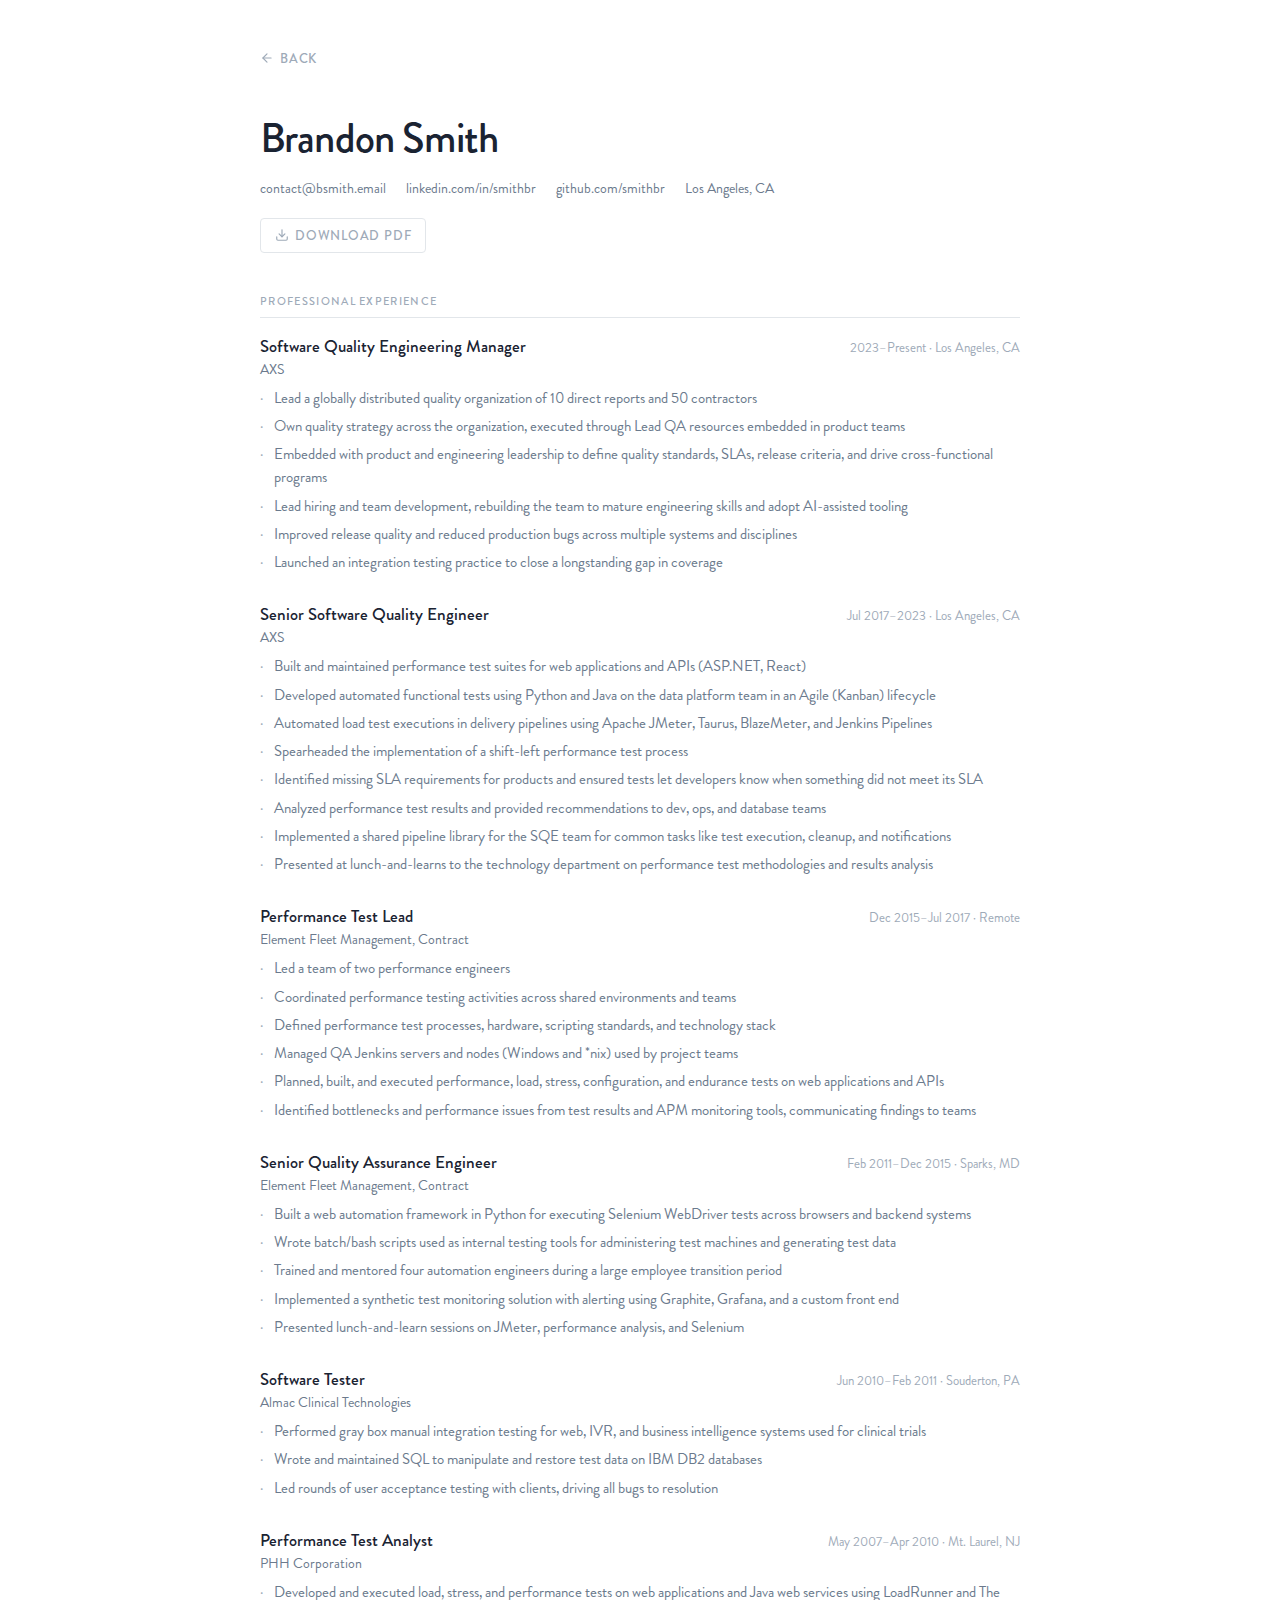
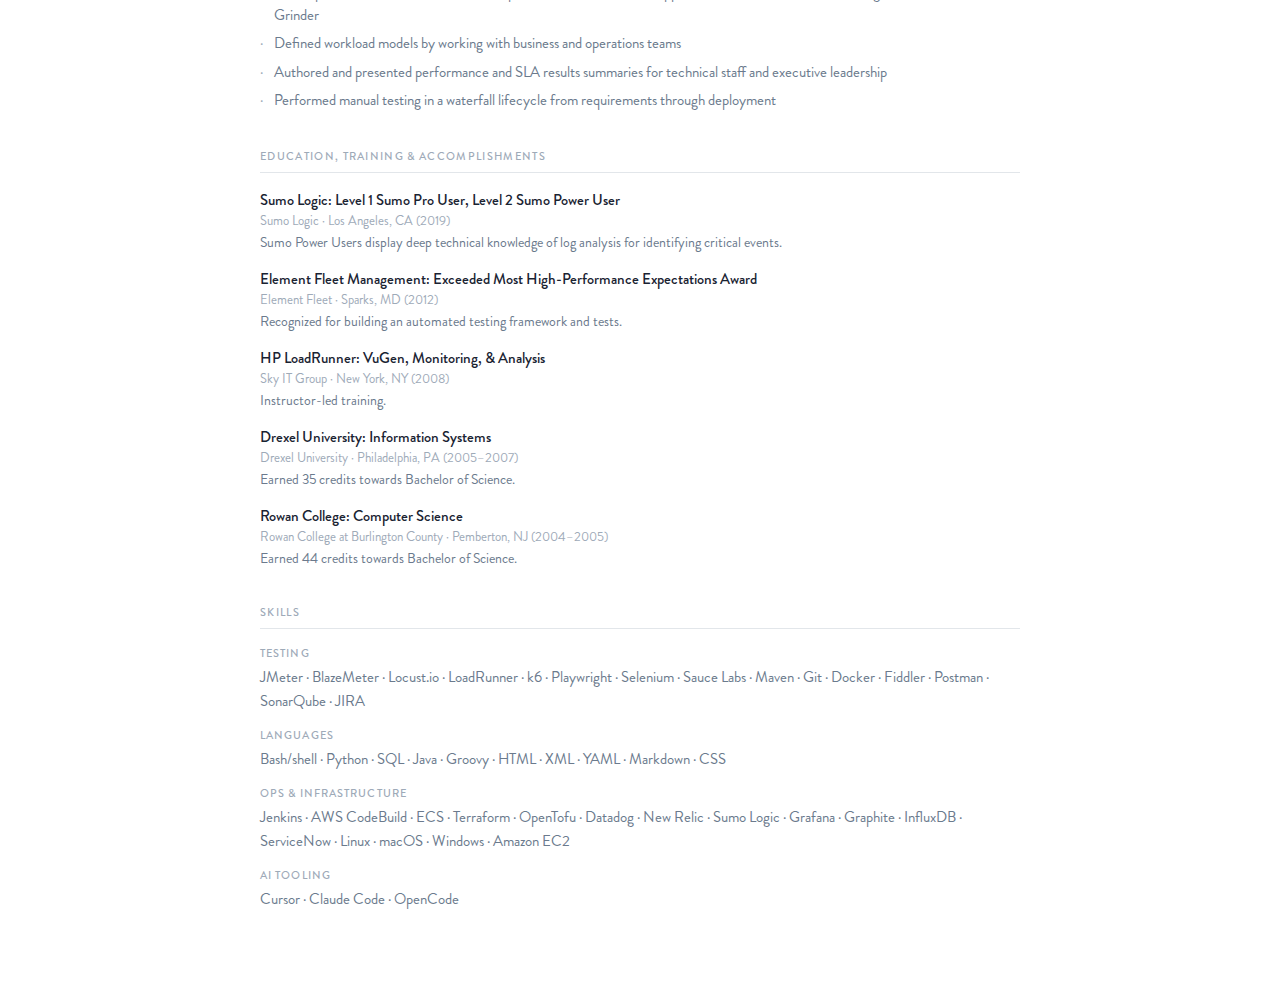
<file: resume/index.html>
<!DOCTYPE html>

<html lang="en">
  <head>
    <meta charset="utf-8">
    <meta name="viewport" content="width=device-width, initial-scale=1.0" />
    <title>Brandon Smith — Resume</title>
    <meta name="description" content="Resume of Brandon Smith, Software Quality Engineering Manager">
    <link rel="stylesheet" href="style.css">
  </head>

  <body>
    <div class="container">

      <a href="/" class="back no-print">
        <svg xmlns="http://www.w3.org/2000/svg" width="14" height="14" viewBox="0 0 24 24" fill="none" stroke="currentColor" stroke-width="2" stroke-linecap="round" stroke-linejoin="round"><path d="m12 19-7-7 7-7"/><path d="M19 12H5"/></svg>
        Back
      </a>

      <header>
        <h1>Brandon Smith</h1>
        <div class="contact">
          <a href="mailto:&#099;&#111;&#110;&#116;&#097;&#099;&#116;&#064;&#098;&#115;&#109;&#105;&#116;&#104;&#046;&#101;&#109;&#097;&#105;&#108;">contact@bsmith.email</a>
          <a href="https://www.linkedin.com/in/smithbr">linkedin.com/in/smithbr</a>
          <a href="https://github.com/smithbr">github.com/smithbr</a>
          <span>Los Angeles, CA</span>
        </div>
        <button class="download-btn no-print" onclick="window.print()">
          <svg xmlns="http://www.w3.org/2000/svg" width="14" height="14" viewBox="0 0 24 24" fill="none" stroke="currentColor" stroke-width="2" stroke-linecap="round" stroke-linejoin="round"><path d="M21 15v4a2 2 0 0 1-2 2H5a2 2 0 0 1-2-2v-4"/><polyline points="7 10 12 15 17 10"/><line x1="12" x2="12" y1="15" y2="3"/></svg>
          Download PDF
        </button>
      </header>

      <section>
        <h2>Professional Experience</h2>

        <div class="job">
          <div class="job-header">
            <div>
              <div class="job-title">Software Quality Engineering Manager</div>
              <div class="job-company">AXS</div>
            </div>
            <div class="job-meta">2023–Present · Los Angeles, CA</div>
          </div>
          <ul>
            <li>Lead a globally distributed quality organization of 10 direct reports and 50 contractors</li>
            <li>Own quality strategy across the organization, executed through Lead QA resources embedded in product teams</li>
            <li>Embedded with product and engineering leadership to define quality standards, SLAs, release criteria, and drive cross-functional programs</li>
            <li>Lead hiring and team development, rebuilding the team to mature engineering skills and adopt AI-assisted tooling</li>
            <li>Improved release quality and reduced production bugs across multiple systems and disciplines</li>
            <li>Launched an integration testing practice to close a longstanding gap in coverage</li>
          </ul>
        </div>

        <div class="job">
          <div class="job-header">
            <div>
              <div class="job-title">Senior Software Quality Engineer</div>
              <div class="job-company">AXS</div>
            </div>
            <div class="job-meta">Jul 2017–2023 · Los Angeles, CA</div>
          </div>
          <ul>
            <li>Built and maintained performance test suites for web applications and APIs (ASP.NET, React)</li>
            <li>Developed automated functional tests using Python and Java on the data platform team in an Agile (Kanban) lifecycle</li>
            <li>Automated load test executions in delivery pipelines using Apache JMeter, Taurus, BlazeMeter, and Jenkins Pipelines</li>
            <li>Spearheaded the implementation of a shift-left performance test process</li>
            <li>Identified missing SLA requirements for products and ensured tests let developers know when something did not meet its SLA</li>
            <li>Analyzed performance test results and provided recommendations to dev, ops, and database teams</li>
            <li>Implemented a shared pipeline library for the SQE team for common tasks like test execution, cleanup, and notifications</li>
            <li>Presented at lunch-and-learns to the technology department on performance test methodologies and results analysis</li>
          </ul>
        </div>

        <div class="job">
          <div class="job-header">
            <div>
              <div class="job-title">Performance Test Lead</div>
              <div class="job-company">Element Fleet Management, Contract</div>
            </div>
            <div class="job-meta">Dec 2015–Jul 2017 · Remote</div>
          </div>
          <ul>
            <li>Led a team of two performance engineers</li>
            <li>Coordinated performance testing activities across shared environments and teams</li>
            <li>Defined performance test processes, hardware, scripting standards, and technology stack</li>
            <li>Managed QA Jenkins servers and nodes (Windows and *nix) used by project teams</li>
            <li>Planned, built, and executed performance, load, stress, configuration, and endurance tests on web applications and APIs</li>
            <li>Identified bottlenecks and performance issues from test results and APM monitoring tools, communicating findings to teams</li>
          </ul>
        </div>

        <div class="job">
          <div class="job-header">
            <div>
              <div class="job-title">Senior Quality Assurance Engineer</div>
              <div class="job-company">Element Fleet Management, Contract</div>
            </div>
            <div class="job-meta">Feb 2011–Dec 2015 · Sparks, MD</div>
          </div>
          <ul>
            <li>Built a web automation framework in Python for executing Selenium WebDriver tests across browsers and backend systems</li>
            <li>Wrote batch/bash scripts used as internal testing tools for administering test machines and generating test data</li>
            <li>Trained and mentored four automation engineers during a large employee transition period</li>
            <li>Implemented a synthetic test monitoring solution with alerting using Graphite, Grafana, and a custom front end</li>
            <li>Presented lunch-and-learn sessions on JMeter, performance analysis, and Selenium</li>
          </ul>
        </div>

        <div class="job">
          <div class="job-header">
            <div>
              <div class="job-title">Software Tester</div>
              <div class="job-company">Almac Clinical Technologies</div>
            </div>
            <div class="job-meta">Jun 2010–Feb 2011 · Souderton, PA</div>
          </div>
          <ul>
            <li>Performed gray box manual integration testing for web, IVR, and business intelligence systems used for clinical trials</li>
            <li>Wrote and maintained SQL to manipulate and restore test data on IBM DB2 databases</li>
            <li>Led rounds of user acceptance testing with clients, driving all bugs to resolution</li>
          </ul>
        </div>

        <div class="job">
          <div class="job-header">
            <div>
              <div class="job-title">Performance Test Analyst</div>
              <div class="job-company">PHH Corporation</div>
            </div>
            <div class="job-meta">May 2007–Apr 2010 · Mt. Laurel, NJ</div>
          </div>
          <ul>
            <li>Developed and executed load, stress, and performance tests on web applications and Java web services using LoadRunner and The Grinder</li>
            <li>Defined workload models by working with business and operations teams</li>
            <li>Authored and presented performance and SLA results summaries for technical staff and executive leadership</li>
            <li>Performed manual testing in a waterfall lifecycle from requirements through deployment</li>
          </ul>
        </div>
      </section>

      <section>
        <h2>Education, Training &amp; Accomplishments</h2>

        <div class="achievement">
          <div class="achievement-title">Sumo Logic: Level 1 Sumo Pro User, Level 2 Sumo Power User</div>
          <div class="achievement-meta">Sumo Logic · Los Angeles, CA (2019)</div>
          <div class="achievement-desc">Sumo Power Users display deep technical knowledge of log analysis for identifying critical events.</div>
        </div>

        <div class="achievement">
          <div class="achievement-title">Element Fleet Management: Exceeded Most High-Performance Expectations Award</div>
          <div class="achievement-meta">Element Fleet · Sparks, MD (2012)</div>
          <div class="achievement-desc">Recognized for building an automated testing framework and tests.</div>
        </div>

        <div class="achievement">
          <div class="achievement-title">HP LoadRunner: VuGen, Monitoring, &amp; Analysis</div>
          <div class="achievement-meta">Sky IT Group · New York, NY (2008)</div>
          <div class="achievement-desc">Instructor-led training.</div>
        </div>

        <div class="achievement">
          <div class="achievement-title">Drexel University: Information Systems</div>
          <div class="achievement-meta">Drexel University · Philadelphia, PA (2005–2007)</div>
          <div class="achievement-desc">Earned 35 credits towards Bachelor of Science.</div>
        </div>

        <div class="achievement">
          <div class="achievement-title">Rowan College: Computer Science</div>
          <div class="achievement-meta">Rowan College at Burlington County · Pemberton, NJ (2004–2005)</div>
          <div class="achievement-desc">Earned 44 credits towards Bachelor of Science.</div>
        </div>
      </section>

      <section>
        <h2>Skills</h2>

        <div class="skills-group">
          <div class="skills-label">Testing</div>
          <div class="skills-list">JMeter · BlazeMeter · Locust.io · LoadRunner · k6 · Playwright · Selenium · Sauce Labs · Maven · Git · Docker · Fiddler · Postman · SonarQube · JIRA</div>
        </div>

        <div class="skills-group">
          <div class="skills-label">Languages</div>
          <div class="skills-list">Bash/shell · Python · SQL · Java · Groovy · HTML · XML · YAML · Markdown · CSS</div>
        </div>

        <div class="skills-group">
          <div class="skills-label">Ops &amp; Infrastructure</div>
          <div class="skills-list">Jenkins · AWS CodeBuild · ECS · Terraform · OpenTofu · Datadog · New Relic · Sumo Logic · Grafana · Graphite · InfluxDB · ServiceNow · Linux · macOS · Windows · Amazon EC2</div>
        </div>

        <div class="skills-group">
          <div class="skills-label">AI Tooling</div>
          <div class="skills-list">Cursor · Claude Code · OpenCode</div>
        </div>
      </section>

    </div>

    <script type="text/javascript">
      const systemPrefersDark = window.matchMedia('(prefers-color-scheme: dark)');

      function applyTheme(dark) {
        document.body.setAttribute('data-theme', dark ? 'dark' : 'light');
      }

      applyTheme(systemPrefersDark.matches);
      systemPrefersDark.addEventListener('change', function(e) {
        applyTheme(e.matches);
      });
    </script>
  </body>
</html>
</file>
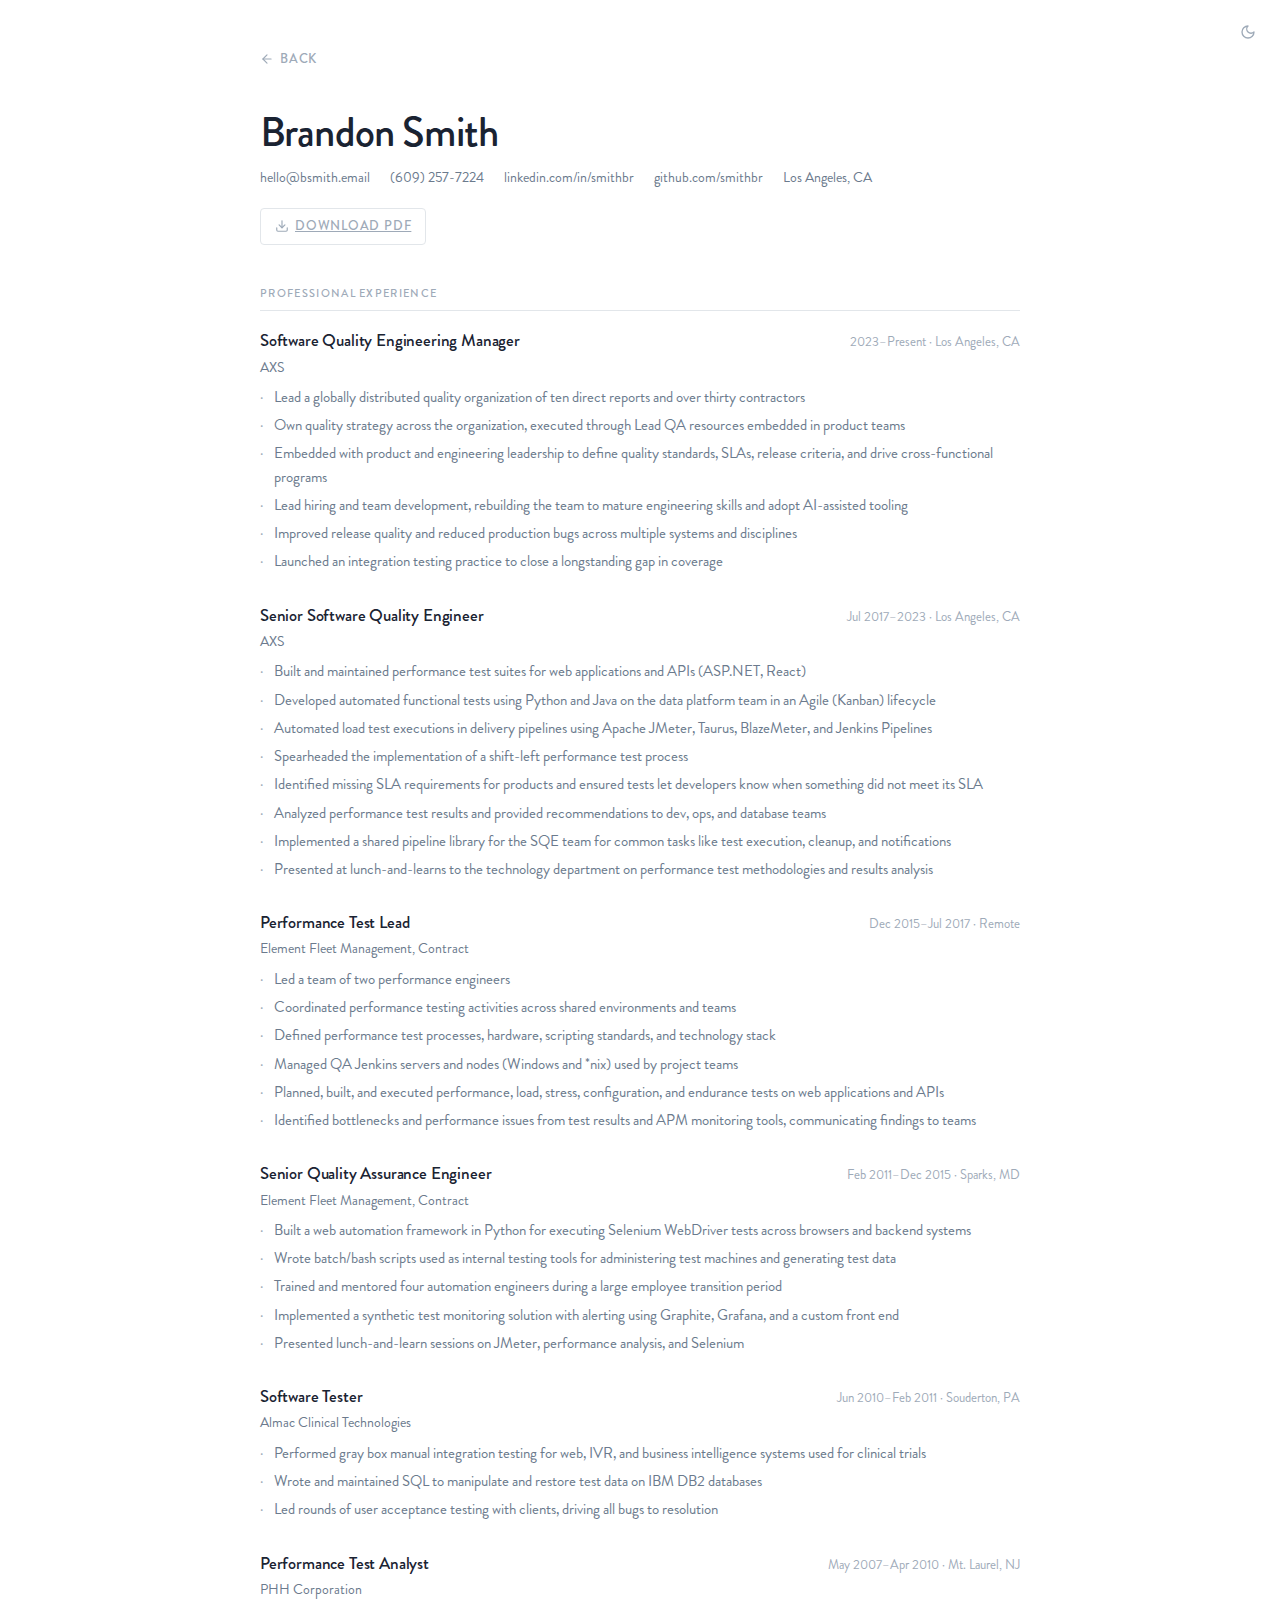
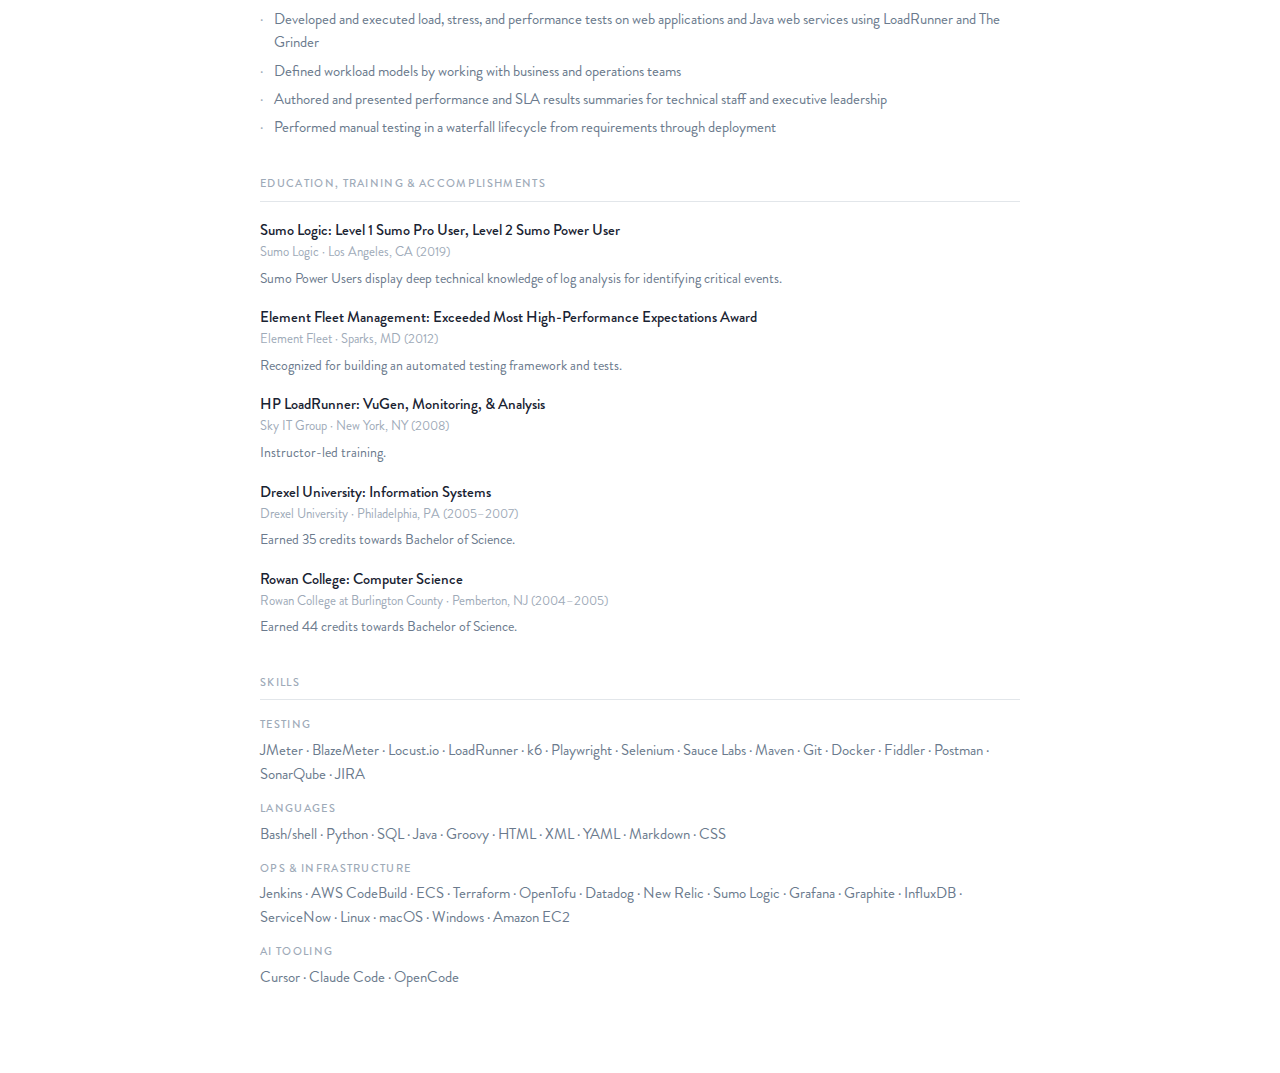
<file: resume.html>
<!DOCTYPE html>

<html lang="en">
  <head>
    <meta charset="utf-8">
    <meta name="viewport" content="width=device-width, initial-scale=1.0" />
    <title>Brandon Smith — Resume</title>
    <meta name="description" content="Resume of Brandon Smith, Software Quality Engineering Manager">
    <meta name="theme-color" content="#ffffff">
    <link rel="stylesheet" href="assets/resume.css">
  </head>

  <body>
    <button id="theme-toggle" class="no-print" aria-label="Toggle theme">
      <svg class="icon-sun" xmlns="http://www.w3.org/2000/svg" width="16" height="16" viewBox="0 0 24 24" fill="none" stroke="currentColor" stroke-width="2" stroke-linecap="round" stroke-linejoin="round"><circle cx="12" cy="12" r="4"/><path d="M12 2v2M12 20v2M4.93 4.93l1.41 1.41M17.66 17.66l1.41 1.41M2 12h2M20 12h2M6.34 17.66l-1.41 1.41M19.07 4.93l-1.41 1.41"/></svg>
      <svg class="icon-moon" xmlns="http://www.w3.org/2000/svg" width="16" height="16" viewBox="0 0 24 24" fill="none" stroke="currentColor" stroke-width="2" stroke-linecap="round" stroke-linejoin="round"><path d="M12 3a6 6 0 0 0 9 9 9 9 0 1 1-9-9z"/></svg>
    </button>
    <div class="container">

      <a href="/" class="back no-print">
        <svg xmlns="http://www.w3.org/2000/svg" width="14" height="14" viewBox="0 0 24 24" fill="none" stroke="currentColor" stroke-width="2" stroke-linecap="round" stroke-linejoin="round"><path d="m12 19-7-7 7-7"/><path d="M19 12H5"/></svg>
        Back
      </a>

      <header>
        <h1>Brandon Smith</h1>
        <div class="contact">
          <a href="mailto:&#104;&#101;&#108;&#108;&#111;&#064;&#098;&#115;&#109;&#105;&#116;&#104;&#046;&#101;&#109;&#097;&#105;&#108;">hello@bsmith.email</a>
          <a href="tel:6092577224">(609) 257-7224</a>
          <a href="https://www.linkedin.com/in/smithbr">linkedin.com/in/smithbr</a>
          <a href="https://github.com/smithbr">github.com/smithbr</a>
          <span>Los Angeles, CA</span>
        </div>
        <a href="/assets/BrandonSmith_Resume.pdf" download="BrandonSmith_Resume.pdf" class="download-btn no-print">
          <svg xmlns="http://www.w3.org/2000/svg" width="14" height="14" viewBox="0 0 24 24" fill="none" stroke="currentColor" stroke-width="2" stroke-linecap="round" stroke-linejoin="round"><path d="M21 15v4a2 2 0 0 1-2 2H5a2 2 0 0 1-2-2v-4"/><polyline points="7 10 12 15 17 10"/><line x1="12" x2="12" y1="15" y2="3"/></svg>
          Download PDF
        </a>
      </header>

      <section>
        <h2>Professional Experience</h2>

        <div class="job">
          <div class="job-header">
            <div>
              <div class="job-title">Software Quality Engineering Manager</div>
              <div class="job-company">AXS</div>
            </div>
            <div class="job-meta">2023–Present · Los Angeles, CA</div>
          </div>
          <ul>
            <li>Lead a globally distributed quality organization of ten direct reports and over thirty contractors</li>
            <li>Own quality strategy across the organization, executed through Lead QA resources embedded in product teams</li>
            <li>Embedded with product and engineering leadership to define quality standards, SLAs, release criteria, and drive cross-functional programs</li>
            <li>Lead hiring and team development, rebuilding the team to mature engineering skills and adopt AI-assisted tooling</li>
            <li>Improved release quality and reduced production bugs across multiple systems and disciplines</li>
            <li>Launched an integration testing practice to close a longstanding gap in coverage</li>
          </ul>
        </div>

        <div class="job">
          <div class="job-header">
            <div>
              <div class="job-title">Senior Software Quality Engineer</div>
              <div class="job-company">AXS</div>
            </div>
            <div class="job-meta">Jul 2017–2023 · Los Angeles, CA</div>
          </div>
          <ul>
            <li>Built and maintained performance test suites for web applications and APIs (ASP.NET, React)</li>
            <li>Developed automated functional tests using Python and Java on the data platform team in an Agile (Kanban) lifecycle</li>
            <li>Automated load test executions in delivery pipelines using Apache JMeter, Taurus, BlazeMeter, and Jenkins Pipelines</li>
            <li>Spearheaded the implementation of a shift-left performance test process</li>
            <li>Identified missing SLA requirements for products and ensured tests let developers know when something did not meet its SLA</li>
            <li>Analyzed performance test results and provided recommendations to dev, ops, and database teams</li>
            <li>Implemented a shared pipeline library for the SQE team for common tasks like test execution, cleanup, and notifications</li>
            <li>Presented at lunch-and-learns to the technology department on performance test methodologies and results analysis</li>
          </ul>
        </div>

        <div class="job">
          <div class="job-header">
            <div>
              <div class="job-title">Performance Test Lead</div>
              <div class="job-company">Element Fleet Management, Contract</div>
            </div>
            <div class="job-meta">Dec 2015–Jul 2017 · Remote</div>
          </div>
          <ul>
            <li>Led a team of two performance engineers</li>
            <li>Coordinated performance testing activities across shared environments and teams</li>
            <li>Defined performance test processes, hardware, scripting standards, and technology stack</li>
            <li>Managed QA Jenkins servers and nodes (Windows and *nix) used by project teams</li>
            <li>Planned, built, and executed performance, load, stress, configuration, and endurance tests on web applications and APIs</li>
            <li>Identified bottlenecks and performance issues from test results and APM monitoring tools, communicating findings to teams</li>
          </ul>
        </div>

        <div class="job">
          <div class="job-header">
            <div>
              <div class="job-title">Senior Quality Assurance Engineer</div>
              <div class="job-company">Element Fleet Management, Contract</div>
            </div>
            <div class="job-meta">Feb 2011–Dec 2015 · Sparks, MD</div>
          </div>
          <ul>
            <li>Built a web automation framework in Python for executing Selenium WebDriver tests across browsers and backend systems</li>
            <li>Wrote batch/bash scripts used as internal testing tools for administering test machines and generating test data</li>
            <li>Trained and mentored four automation engineers during a large employee transition period</li>
            <li>Implemented a synthetic test monitoring solution with alerting using Graphite, Grafana, and a custom front end</li>
            <li>Presented lunch-and-learn sessions on JMeter, performance analysis, and Selenium</li>
          </ul>
        </div>

        <div class="job">
          <div class="job-header">
            <div>
              <div class="job-title">Software Tester</div>
              <div class="job-company">Almac Clinical Technologies</div>
            </div>
            <div class="job-meta">Jun 2010–Feb 2011 · Souderton, PA</div>
          </div>
          <ul>
            <li>Performed gray box manual integration testing for web, IVR, and business intelligence systems used for clinical trials</li>
            <li>Wrote and maintained SQL to manipulate and restore test data on IBM DB2 databases</li>
            <li>Led rounds of user acceptance testing with clients, driving all bugs to resolution</li>
          </ul>
        </div>

        <div class="job">
          <div class="job-header">
            <div>
              <div class="job-title">Performance Test Analyst</div>
              <div class="job-company">PHH Corporation</div>
            </div>
            <div class="job-meta">May 2007–Apr 2010 · Mt. Laurel, NJ</div>
          </div>
          <ul>
            <li>Developed and executed load, stress, and performance tests on web applications and Java web services using LoadRunner and The Grinder</li>
            <li>Defined workload models by working with business and operations teams</li>
            <li>Authored and presented performance and SLA results summaries for technical staff and executive leadership</li>
            <li>Performed manual testing in a waterfall lifecycle from requirements through deployment</li>
          </ul>
        </div>
      </section>

      <section>
        <h2>Education, Training &amp; Accomplishments</h2>

        <div class="achievement">
          <div class="achievement-title">Sumo Logic: Level 1 Sumo Pro User, Level 2 Sumo Power User</div>
          <div class="achievement-meta">Sumo Logic · Los Angeles, CA (2019)</div>
          <div class="achievement-desc">Sumo Power Users display deep technical knowledge of log analysis for identifying critical events.</div>
        </div>

        <div class="achievement">
          <div class="achievement-title">Element Fleet Management: Exceeded Most High-Performance Expectations Award</div>
          <div class="achievement-meta">Element Fleet · Sparks, MD (2012)</div>
          <div class="achievement-desc">Recognized for building an automated testing framework and tests.</div>
        </div>

        <div class="achievement">
          <div class="achievement-title">HP LoadRunner: VuGen, Monitoring, &amp; Analysis</div>
          <div class="achievement-meta">Sky IT Group · New York, NY (2008)</div>
          <div class="achievement-desc">Instructor-led training.</div>
        </div>

        <div class="achievement">
          <div class="achievement-title">Drexel University: Information Systems</div>
          <div class="achievement-meta">Drexel University · Philadelphia, PA (2005–2007)</div>
          <div class="achievement-desc">Earned 35 credits towards Bachelor of Science.</div>
        </div>

        <div class="achievement">
          <div class="achievement-title">Rowan College: Computer Science</div>
          <div class="achievement-meta">Rowan College at Burlington County · Pemberton, NJ (2004–2005)</div>
          <div class="achievement-desc">Earned 44 credits towards Bachelor of Science.</div>
        </div>
      </section>

      <section>
        <h2>Skills</h2>

        <div class="skills-group">
          <div class="skills-label">Testing</div>
          <div class="skills-list">JMeter · BlazeMeter · Locust.io · LoadRunner · k6 · Playwright · Selenium · Sauce Labs · Maven · Git · Docker · Fiddler · Postman · SonarQube · JIRA</div>
        </div>

        <div class="skills-group">
          <div class="skills-label">Languages</div>
          <div class="skills-list">Bash/shell · Python · SQL · Java · Groovy · HTML · XML · YAML · Markdown · CSS</div>
        </div>

        <div class="skills-group">
          <div class="skills-label">Ops &amp; Infrastructure</div>
          <div class="skills-list">Jenkins · AWS CodeBuild · ECS · Terraform · OpenTofu · Datadog · New Relic · Sumo Logic · Grafana · Graphite · InfluxDB · ServiceNow · Linux · macOS · Windows · Amazon EC2</div>
        </div>

        <div class="skills-group">
          <div class="skills-label">AI Tooling</div>
          <div class="skills-list">Cursor · Claude Code · OpenCode</div>
        </div>
      </section>

    </div>

    <script type="text/javascript">
      const systemPrefersDark = window.matchMedia('(prefers-color-scheme: dark)');

      function applyTheme(dark) {
        document.body.setAttribute('data-theme', dark ? 'dark' : 'light');
        document.documentElement.style.colorScheme = dark ? 'dark' : 'light';
        document.querySelector('meta[name="theme-color"]').setAttribute('content', dark ? '#181a1b' : '#ffffff');
      }

      function isDark() {
        const stored = localStorage.getItem('theme');
        if (stored) return stored === 'dark';
        return systemPrefersDark.matches;
      }

      applyTheme(isDark());

      systemPrefersDark.addEventListener('change', function(e) {
        if (!localStorage.getItem('theme')) applyTheme(e.matches);
      });

      document.getElementById('theme-toggle').addEventListener('click', function() {
        const dark = document.body.getAttribute('data-theme') !== 'dark';
        applyTheme(dark);
        localStorage.setItem('theme', dark ? 'dark' : 'light');
      });
    </script>
  </body>
</html>
</file>
<file: resume/style.css>
:root {
  --color-bg: #ffffff;
  --color-title: #1a2332;
  --color-desc: #6b7a8d;
  --color-nav: #9eaab8;
  --color-link-hover: #1a2332;
  --color-border: #e2e6ea;
}

[data-theme="light"] {
  --color-bg: #ffffff;
  --color-title: #1a2332;
  --color-desc: #6b7a8d;
  --color-nav: #9eaab8;
  --color-link-hover: #1a2332;
  --color-border: #e2e6ea;
}

[data-theme="dark"] {
  --color-bg: #181a1b;
  --color-title: #e4e1da;
  --color-desc: #9b9589;
  --color-nav: #6b6560;
  --color-link-hover: #e4e1da;
  --color-border: #2e3133;
}

@font-face {
  font-family: "Brandon Grotesque";
  src: url("../assets/br.otf") format("opentype");
  font-weight: 400;
}

@font-face {
  font-family: "Brandon Grotesque";
  src: url("../assets/bm.otf") format("opentype");
  font-weight: 500;
}

* {
  margin: 0;
  padding: 0;
  -webkit-font-smoothing: antialiased;
  -moz-osx-font-smoothing: grayscale;
}

body {
  background-color: var(--color-bg);
  font-family: "Brandon Grotesque", sans-serif;
  color: var(--color-title);
  padding: 48px 24px;
}

@keyframes fadein {
  from { opacity: 0; transform: translateY(8px); }
  to   { opacity: 1; transform: translateY(0); }
}

.container {
  max-width: 760px;
  margin: 0 auto;
  animation: fadein 0.5s ease-out;
}

/* Header */

header {
  margin-bottom: 40px;
}

header h1 {
  font-size: 42px;
  font-weight: 500;
  letter-spacing: -0.02em;
  color: var(--color-title);
  margin-bottom: 10px;
}

.contact {
  display: flex;
  flex-wrap: wrap;
  gap: 6px 20px;
  font-size: 14px;
  color: var(--color-desc);
  margin-bottom: 20px;
}

.contact a {
  color: var(--color-desc);
  text-decoration: none;
  transition: color .1s ease-in-out;
}

.contact a:hover {
  color: var(--color-link-hover);
}

.download-btn {
  display: inline-flex;
  align-items: center;
  gap: 6px;
  font-family: "Brandon Grotesque", sans-serif;
  font-size: 13px;
  font-weight: 500;
  text-transform: uppercase;
  letter-spacing: 0.06em;
  color: var(--color-nav);
  background: none;
  border: 1px solid var(--color-border);
  padding: 7px 14px;
  cursor: pointer;
  transition: color .1s ease-in-out, border-color .1s ease-in-out;
  border-radius: 4px;
}

.download-btn:hover {
  color: var(--color-link-hover);
  border-color: var(--color-nav);
}

/* Sections */

section {
  margin-bottom: 36px;
}

section h2 {
  font-size: 11px;
  font-weight: 500;
  text-transform: uppercase;
  letter-spacing: 0.12em;
  color: var(--color-nav);
  margin-bottom: 16px;
  padding-bottom: 8px;
  border-bottom: 1px solid var(--color-border);
}

/* Jobs */

.job {
  margin-bottom: 28px;
}

.job:last-child {
  margin-bottom: 0;
}

.job-header {
  display: flex;
  justify-content: space-between;
  align-items: baseline;
  flex-wrap: wrap;
  gap: 4px;
  margin-bottom: 8px;
}

.job-title {
  font-size: 17px;
  font-weight: 500;
  color: var(--color-title);
}

.job-company {
  font-size: 14px;
  font-weight: 400;
  color: var(--color-desc);
  margin-top: 1px;
}

.job-meta {
  font-size: 13px;
  color: var(--color-nav);
  text-align: right;
  white-space: nowrap;
}

.job ul {
  list-style: none;
  padding: 0;
}

.job ul li {
  font-size: 15px;
  font-weight: 400;
  color: var(--color-desc);
  line-height: 1.55;
  padding-left: 14px;
  position: relative;
  margin-bottom: 5px;
}

.job ul li::before {
  content: "·";
  position: absolute;
  left: 0;
  color: var(--color-nav);
}

/* Education & Accomplishments */

.achievement {
  margin-bottom: 16px;
}

.achievement:last-child {
  margin-bottom: 0;
}

.achievement-title {
  font-size: 15px;
  font-weight: 500;
  color: var(--color-title);
}

.achievement-meta {
  font-size: 13px;
  color: var(--color-nav);
  margin-bottom: 2px;
}

.achievement-desc {
  font-size: 14px;
  color: var(--color-desc);
}

/* Skills */

.skills-group {
  margin-bottom: 14px;
}

.skills-group:last-child {
  margin-bottom: 0;
}

.skills-label {
  font-size: 11px;
  font-weight: 500;
  text-transform: uppercase;
  letter-spacing: 0.1em;
  color: var(--color-nav);
  margin-bottom: 4px;
}

.skills-list {
  font-size: 15px;
  color: var(--color-desc);
  line-height: 1.6;
}

/* Back link */

.back {
  display: inline-flex;
  align-items: center;
  gap: 6px;
  font-size: 13px;
  font-weight: 500;
  text-transform: uppercase;
  letter-spacing: 0.06em;
  color: var(--color-nav);
  text-decoration: none;
  margin-bottom: 40px;
  transition: color .1s ease-in-out;
}

.back:hover {
  color: var(--color-link-hover);
}

/* Print */

@media print {
  body {
    padding: 0;
    background: #fff;
    color: #1a2332;
    -webkit-print-color-adjust: exact;
  }

  .no-print {
    display: none !important;
  }

  .container {
    max-width: 100%;
    animation: none;
  }

  section h2 {
    border-bottom-color: #e2e6ea;
  }

  a {
    color: inherit;
  }
}

/* Mobile */

@media (max-width: 600px) {
  .job-header {
    flex-direction: column;
  }

  .job-meta {
    text-align: left;
  }
}
</file>
<file: assets/resume.css>
:root {
  --color-bg: #ffffff;
  --color-title: #1a2332;
  --color-desc: #6b7a8d;
  --color-nav: #9eaab8;
  --color-link-hover: #1a2332;
  --color-border: #e2e6ea;
}

[data-theme="light"] {
  color-scheme: light;
  --color-bg: #ffffff;
  --color-title: #1a2332;
  --color-desc: #6b7a8d;
  --color-nav: #9eaab8;
  --color-link-hover: #1a2332;
  --color-border: #e2e6ea;
}

[data-theme="dark"] {
  color-scheme: dark;
  --color-bg: #181a1b;
  --color-title: #e4e1da;
  --color-desc: #9b9589;
  --color-nav: #6b6560;
  --color-link-hover: #e4e1da;
  --color-border: #2e3133;
}

@font-face {
  font-family: "Brandon Grotesque";
  src: url("br.otf") format("opentype");
  font-weight: 400;
}

@font-face {
  font-family: "Brandon Grotesque";
  src: url("bm.otf") format("opentype");
  font-weight: 500;
}

* {
  margin: 0;
  padding: 0;
  -webkit-font-smoothing: antialiased;
  -moz-osx-font-smoothing: grayscale;
}

body {
  background-color: var(--color-bg);
  font-family: "Brandon Grotesque", sans-serif;
  color: var(--color-title);
  padding: 48px 24px;
  line-height: 1.6;
}

@keyframes fadein {
  from { opacity: 0; transform: translateY(8px); }
  to   { opacity: 1; transform: translateY(0); }
}

.container {
  max-width: 760px;
  margin: 0 auto;
  animation: fadein 0.5s ease-out;
}

/* Header */

header {
  margin-bottom: 40px;
}

header h1 {
  font-size: 42px;
  font-weight: 500;
  letter-spacing: -0.02em;
  line-height: 1.1;
  color: var(--color-title);
  margin-bottom: 10px;
}

.contact {
  display: flex;
  flex-wrap: wrap;
  gap: 8px 20px;
  font-size: 14px;
  color: var(--color-desc);
  margin-bottom: 20px;
}

.contact a {
  color: var(--color-desc);
  text-decoration: none;
  transition: color .1s ease-in-out;
}

.contact a:hover {
  color: var(--color-link-hover);
}

.download-btn {
  display: inline-flex;
  align-items: center;
  gap: 6px;
  font-family: "Brandon Grotesque", sans-serif;
  font-size: 13px;
  font-weight: 500;
  text-transform: uppercase;
  letter-spacing: 0.06em;
  color: var(--color-nav);
  background: none;
  border: 1px solid var(--color-border);
  padding: 7px 14px;
  cursor: pointer;
  transition: color .1s ease-in-out, border-color .1s ease-in-out;
  border-radius: 4px;
}

.download-btn:hover {
  color: var(--color-link-hover);
  border-color: var(--color-nav);
}

/* Sections */

section {
  margin-bottom: 36px;
}

section h2 {
  font-size: 11px;
  font-weight: 500;
  text-transform: uppercase;
  letter-spacing: 0.12em;
  color: var(--color-nav);
  margin-bottom: 16px;
  padding-bottom: 8px;
  border-bottom: 1px solid var(--color-border);
}

/* Jobs */

.job {
  margin-bottom: 28px;
}

.job:last-child {
  margin-bottom: 0;
}

.job-header {
  display: flex;
  justify-content: space-between;
  align-items: baseline;
  flex-wrap: wrap;
  gap: 8px;
  margin-bottom: 8px;
}

.job-title {
  font-size: 17px;
  font-weight: 500;
  letter-spacing: -0.01em;
  color: var(--color-title);
}

.job-company {
  font-size: 14px;
  font-weight: 400;
  color: var(--color-desc);
  margin-top: 1px;
}

.job-meta {
  font-size: 13px;
  color: var(--color-nav);
  text-align: right;
  white-space: nowrap;
}

.job ul {
  list-style: none;
  padding: 0;
}

.job ul li {
  font-size: 15px;
  font-weight: 400;
  color: var(--color-desc);
  line-height: 1.55;
  padding-left: 14px;
  position: relative;
  margin-bottom: 5px;
}

.job ul li::before {
  content: "·";
  position: absolute;
  left: 0;
  color: var(--color-nav);
}

/* Education & Accomplishments */

.achievement {
  margin-bottom: 16px;
}

.achievement:last-child {
  margin-bottom: 0;
}

.achievement-title {
  font-size: 15px;
  font-weight: 500;
  color: var(--color-title);
}

.achievement-meta {
  font-size: 13px;
  color: var(--color-nav);
  margin-bottom: 4px;
}

.achievement-desc {
  font-size: 14px;
  color: var(--color-desc);
}

/* Skills */

.skills-group {
  margin-bottom: 14px;
}

.skills-group:last-child {
  margin-bottom: 0;
}

.skills-label {
  font-size: 11px;
  font-weight: 500;
  text-transform: uppercase;
  letter-spacing: 0.12em;
  color: var(--color-nav);
  margin-bottom: 4px;
}

.skills-list {
  font-size: 15px;
  color: var(--color-desc);
  line-height: 1.6;
}

/* Back link */

.back {
  display: inline-flex;
  align-items: center;
  gap: 6px;
  font-size: 13px;
  font-weight: 500;
  text-transform: uppercase;
  letter-spacing: 0.06em;
  color: var(--color-nav);
  text-decoration: none;
  margin-bottom: 40px;
  transition: color .1s ease-in-out;
}

.back:hover {
  color: var(--color-link-hover);
}

/* Print */

#theme-toggle {
  position: fixed;
  top: 20px;
  right: 20px;
  background: none;
  border: none;
  cursor: pointer;
  padding: 4px;
  color: var(--color-nav);
  transition: color .1s ease-in-out;
  line-height: 0;
}

#theme-toggle:hover {
  color: var(--color-link-hover);
}

[data-theme="dark"] #theme-toggle .icon-moon,
[data-theme="light"] #theme-toggle .icon-sun {
  display: none;
}

@media print {
  body {
    padding: 0;
    background: #fff;
    color: #1a2332;
    -webkit-print-color-adjust: exact;
  }

  .no-print {
    display: none !important;
  }

  .container {
    max-width: 100%;
    animation: none;
  }

  section h2 {
    border-bottom-color: #e2e6ea;
  }

  a {
    color: inherit;
  }
}

/* Mobile */

@media (max-width: 600px) {
  .job-header {
    flex-direction: column;
  }

  .job-meta {
    text-align: left;
  }
}
</file>
